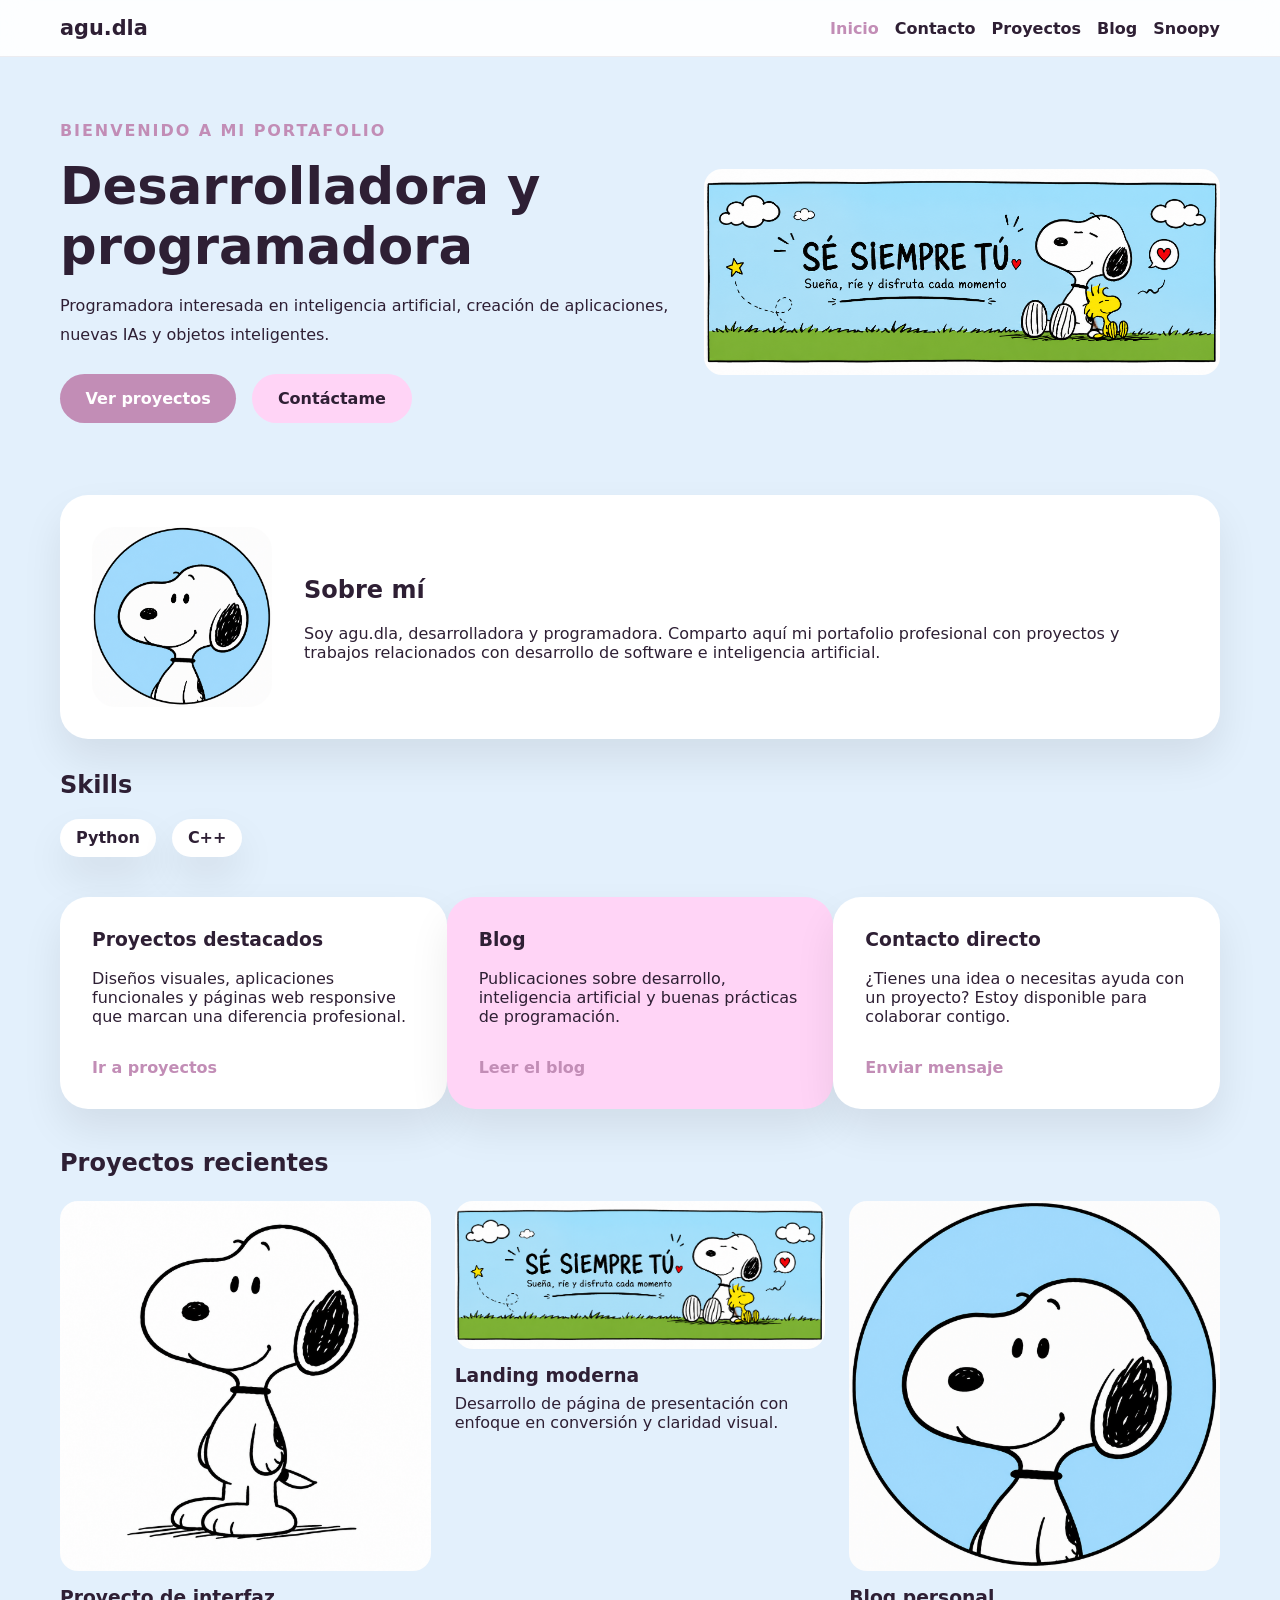
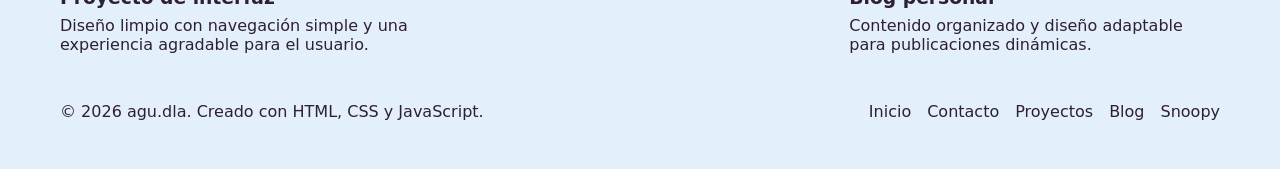
<file: index.html>
<!DOCTYPE html>
<html lang="es">
<head>
  <meta charset="UTF-8" />
  <meta name="viewport" content="width=device-width, initial-scale=1.0" />
  <title>Portafolio - Inicio</title>
  <link rel="stylesheet" href="assets/css/style.css" />
</head>
<body>
  <header class="site-header">
    <div class="container header-content">
      <a href="index.html" class="brand">agu.dla</a>
      <nav class="main-nav">
        <ul>
          <li><a href="index.html">Inicio</a></li>
          <li><a href="contact.html">Contacto</a></li>
          <li><a href="proyect.html">Proyectos</a></li>
          <li><a href="blog.html">Blog</a></li>
          <li><a href="snoopy.html">Snoopy</a></li>
        </ul>
      </nav>
    </div>
  </header>

  <main>
    <section class="hero-section">
      <div class="container hero-grid">
        <div>
          <span class="eyebrow">Bienvenido a mi portafolio</span>
          <h1>Desarrolladora y programadora</h1>
          <p>Programadora interesada en inteligencia artificial, creación de aplicaciones, nuevas IAs y objetos inteligentes.</p>
          <div class="hero-buttons">
            <a href="proyect.html" class="btn btn-primary">Ver proyectos</a>
            <a href="contact.html" class="btn btn-secondary">Contáctame</a>
          </div>
        </div>
        <div class="hero-image">
          <img src="assets/img/banner.png" alt="Banner de portafolio" />
        </div>
      </div>
    </section>

    <section class="intro-section container">
      <article class="intro-card">
        <img src="assets/img/profile.png" alt="Foto de perfil" />
        <div>
          <h2>Sobre mí</h2>
          <p>Soy agu.dla, desarrolladora y programadora. Comparto aquí mi portafolio profesional con proyectos y trabajos relacionados con desarrollo de software e inteligencia artificial.</p>
        </div>
      </article>

    </section>

    <section class="skills-section container">
      <h2>Skills</h2>
      <ul class="skills-list">
        <li>Python</li>
        <li>C++</li>
      </ul>
    </section>

    <section class="cards-section container">
      <div class="card">
        <h3>Proyectos destacados</h3>
        <p>Diseños visuales, aplicaciones funcionales y páginas web responsive que marcan una diferencia profesional.</p>
        <a href="proyect.html" class="link-inline">Ir a proyectos</a>
      </div>
      <div class="card card-secondary">
        <h3>Blog</h3>
        <p>Publicaciones sobre desarrollo, inteligencia artificial y buenas prácticas de programación.</p>
        <a href="blog.html" class="link-inline">Leer el blog</a>
      </div>
      <div class="card">
        <h3>Contacto directo</h3>
        <p>¿Tienes una idea o necesitas ayuda con un proyecto? Estoy disponible para colaborar contigo.</p>
        <a href="contact.html" class="link-inline">Enviar mensaje</a>
      </div>
    </section>

    <section class="featured-projects container">
      <h2>Proyectos recientes</h2>
      <div class="project-grid">
        <article class="project-card">
          <img src="assets/img/imagen.png" alt="Proyecto creativo" />
          <h3>Proyecto de interfaz</h3>
          <p>Diseño limpio con navegación simple y una experiencia agradable para el usuario.</p>
        </article>
        <article class="project-card">
          <img src="assets/img/banner.png" alt="Proyecto presentación" />
          <h3>Landing moderna</h3>
          <p>Desarrollo de página de presentación con enfoque en conversión y claridad visual.</p>
        </article>
        <article class="project-card">
          <img src="assets/img/profile.png" alt="Proyecto personal" />
          <h3>Blog personal</h3>
          <p>Contenido organizado y diseño adaptable para publicaciones dinámicas.</p>
        </article>
      </div>
    </section>
  </main>

  <footer class="site-footer">
    <div class="container footer-grid">
      <p>© 2026 agu.dla. Creado con HTML, CSS y JavaScript.</p>
      <nav class="footer-nav">
        <a href="index.html">Inicio</a>
        <a href="contact.html">Contacto</a>
        <a href="proyect.html">Proyectos</a>
        <a href="blog.html">Blog</a>
        <a href="snoopy.html">Snoopy</a>
      </nav>
    </div>
  </footer>

  <script src="assets/js/main.js"></script>
</body>
</html>
</file>
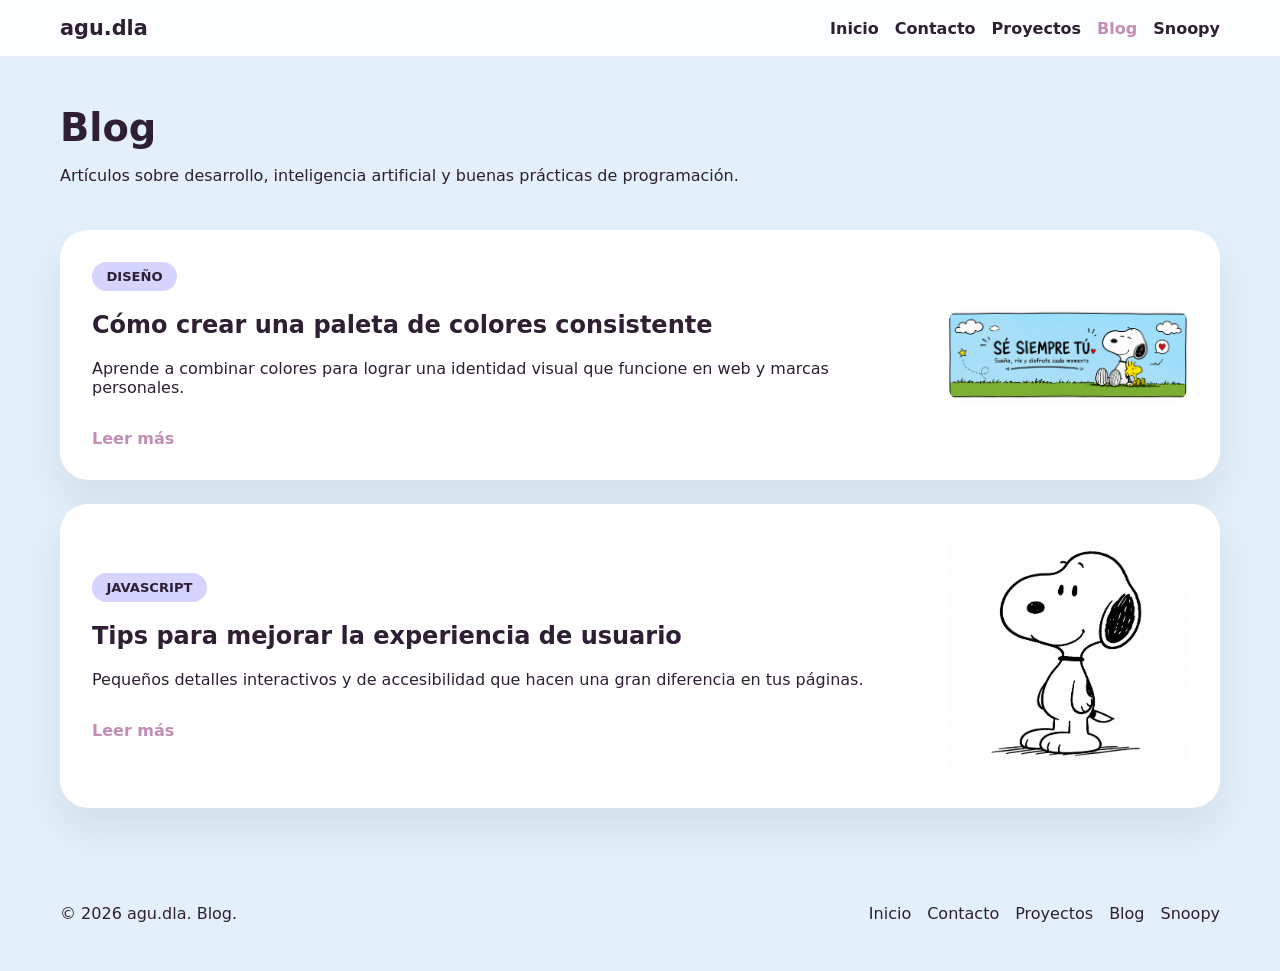
<file: blog.html>
<!DOCTYPE html>
<html lang="es">
<head>
  <meta charset="UTF-8" />
  <meta name="viewport" content="width=device-width, initial-scale=1.0" />
  <title>Portafolio - Blog</title>
  <link rel="stylesheet" href="assets/css/style.css" />
</head>
<body>
  <header class="site-header">
    <div class="container header-content">
      <a href="index.html" class="brand">agu.dla</a>
      <nav class="main-nav">
        <ul>
          <li><a href="index.html">Inicio</a></li>
          <li><a href="contact.html">Contacto</a></li>
          <li><a href="proyect.html">Proyectos</a></li>
          <li><a href="blog.html">Blog</a></li>
          <li><a href="snoopy.html">Snoopy</a></li>
        </ul>
      </nav>
    </div>
  </header>

  <main class="container page-content">
    <section class="page-header">
      <h1>Blog</h1>
      <p>Artículos sobre desarrollo, inteligencia artificial y buenas prácticas de programación.</p>
    </section>

    <section class="blog-cards">
      <article class="blog-card">
        <div>
          <span class="blog-tag">Diseño</span>
          <h2>Cómo crear una paleta de colores consistente</h2>
          <p>Aprende a combinar colores para lograr una identidad visual que funcione en web y marcas personales.</p>
          <a href="#" class="link-inline">Leer más</a>
        </div>
        <img src="assets/img/banner.png" alt="Artículo de paleta de colores" />
      </article>

      <article class="blog-card">
        <div>
          <span class="blog-tag">JavaScript</span>
          <h2>Tips para mejorar la experiencia de usuario</h2>
          <p>Pequeños detalles interactivos y de accesibilidad que hacen una gran diferencia en tus páginas.</p>
          <a href="#" class="link-inline">Leer más</a>
        </div>
        <img src="assets/img/imagen.png" alt="Artículo sobre UX" />
      </article>
    </section>
  </main>

  <footer class="site-footer">
    <div class="container footer-grid">
      <p>© 2026 agu.dla. Blog.</p>
      <nav class="footer-nav">
        <a href="index.html">Inicio</a>
        <a href="contact.html">Contacto</a>
        <a href="proyect.html">Proyectos</a>
        <a href="blog.html">Blog</a>
        <a href="snoopy.html">Snoopy</a>
      </nav>
    </div>
  </footer>

  <script src="assets/js/main.js"></script>
</body>
</html>
</file>
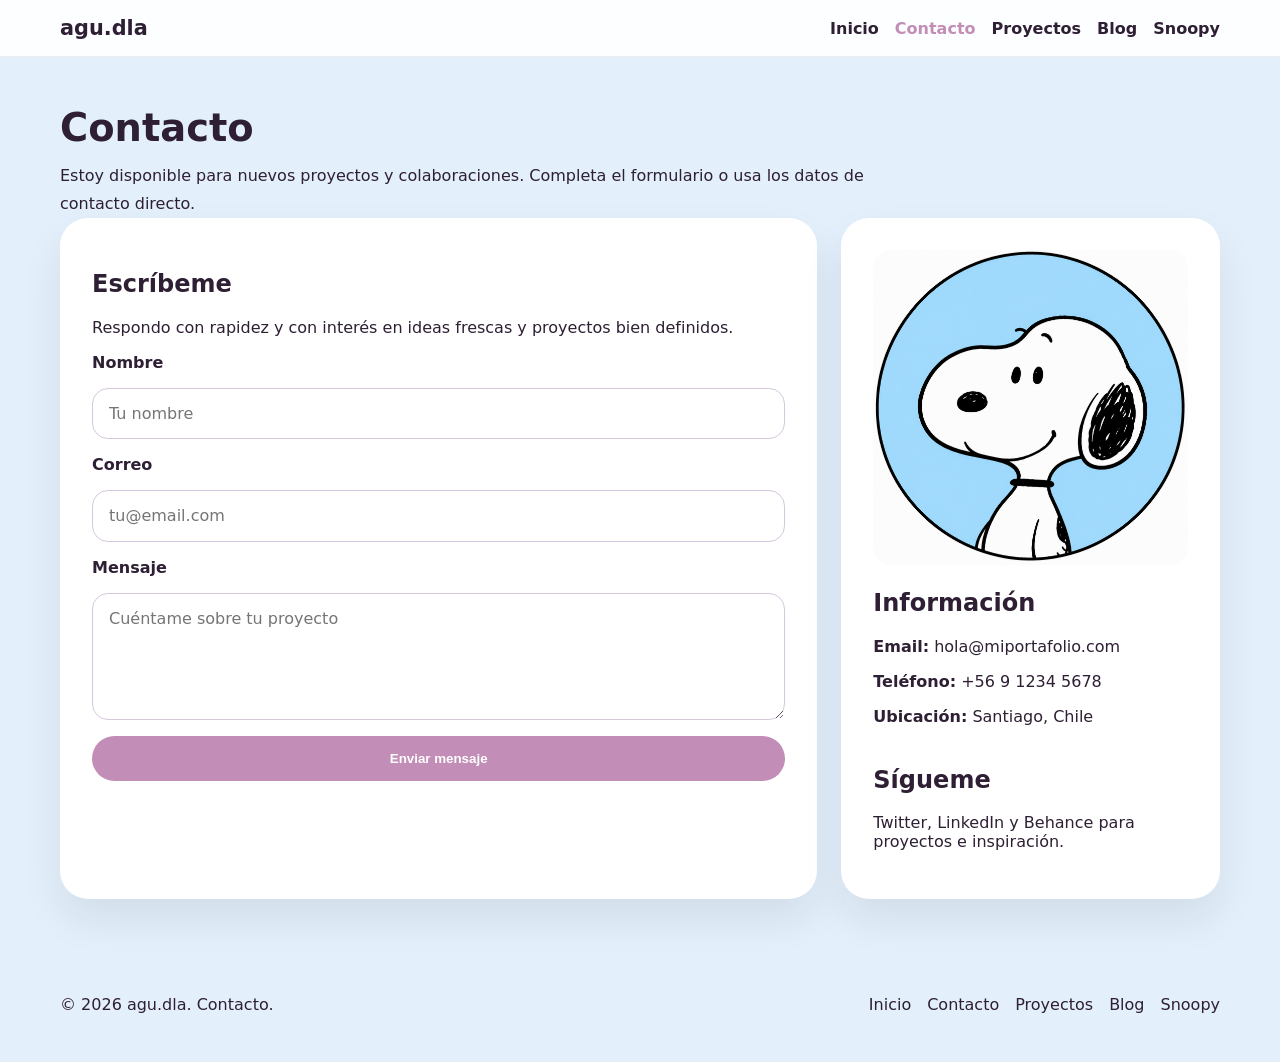
<file: contact.html>
<!DOCTYPE html>
<html lang="es">
<head>
  <meta charset="UTF-8" />
  <meta name="viewport" content="width=device-width, initial-scale=1.0" />
  <title>Portafolio - Contacto</title>
  <link rel="stylesheet" href="assets/css/style.css" />
</head>
<body>
  <header class="site-header">
    <div class="container header-content">
      <a href="index.html" class="brand">agu.dla</a>
      <nav class="main-nav">
        <ul>
          <li><a href="index.html">Inicio</a></li>
          <li><a href="contact.html">Contacto</a></li>
          <li><a href="proyect.html">Proyectos</a></li>
          <li><a href="blog.html">Blog</a></li>
          <li><a href="snoopy.html">Snoopy</a></li>
        </ul>
      </nav>
    </div>
  </header>

  <main class="container page-content">
    <section class="page-header">
      <h1>Contacto</h1>
      <p>Estoy disponible para nuevos proyectos y colaboraciones. Completa el formulario o usa los datos de contacto directo.</p>
    </section>

    <section class="contact-grid">
      <div class="contact-card">
        <h2>Escríbeme</h2>
        <p>Respondo con rapidez y con interés en ideas frescas y proyectos bien definidos.</p>
        <form id="contact-form" class="contact-form">
          <label for="name">Nombre</label>
          <input type="text" id="name" name="name" placeholder="Tu nombre" required />

          <label for="email">Correo</label>
          <input type="email" id="email" name="email" placeholder="tu@email.com" required />

          <label for="message">Mensaje</label>
          <textarea id="message" name="message" rows="5" placeholder="Cuéntame sobre tu proyecto" required></textarea>

          <button type="submit" class="btn btn-primary">Enviar mensaje</button>
          <p id="contact-response" class="form-response"></p>
        </form>
      </div>

      <aside class="contact-aside">
        <img src="assets/img/profile.png" alt="Contacto de portafolio" />
        <div class="info-block">
          <h2>Información</h2>
          <p><strong>Email:</strong> hola@miportafolio.com</p>
          <p><strong>Teléfono:</strong> +56 9 1234 5678</p>
          <p><strong>Ubicación:</strong> Santiago, Chile</p>
        </div>
        <div class="info-block">
          <h2>Sígueme</h2>
          <p>Twitter, LinkedIn y Behance para proyectos e inspiración.</p>
        </div>
      </aside>
    </section>
  </main>

  <footer class="site-footer">
    <div class="container footer-grid">
      <p>© 2026 agu.dla. Contacto.</p>
      <nav class="footer-nav">
        <a href="index.html">Inicio</a>
        <a href="contact.html">Contacto</a>
        <a href="proyect.html">Proyectos</a>
        <a href="blog.html">Blog</a>
        <a href="snoopy.html">Snoopy</a>
      </nav>
    </div>
  </footer>

  <script src="assets/js/main.js"></script>
</body>
</html>
</file>
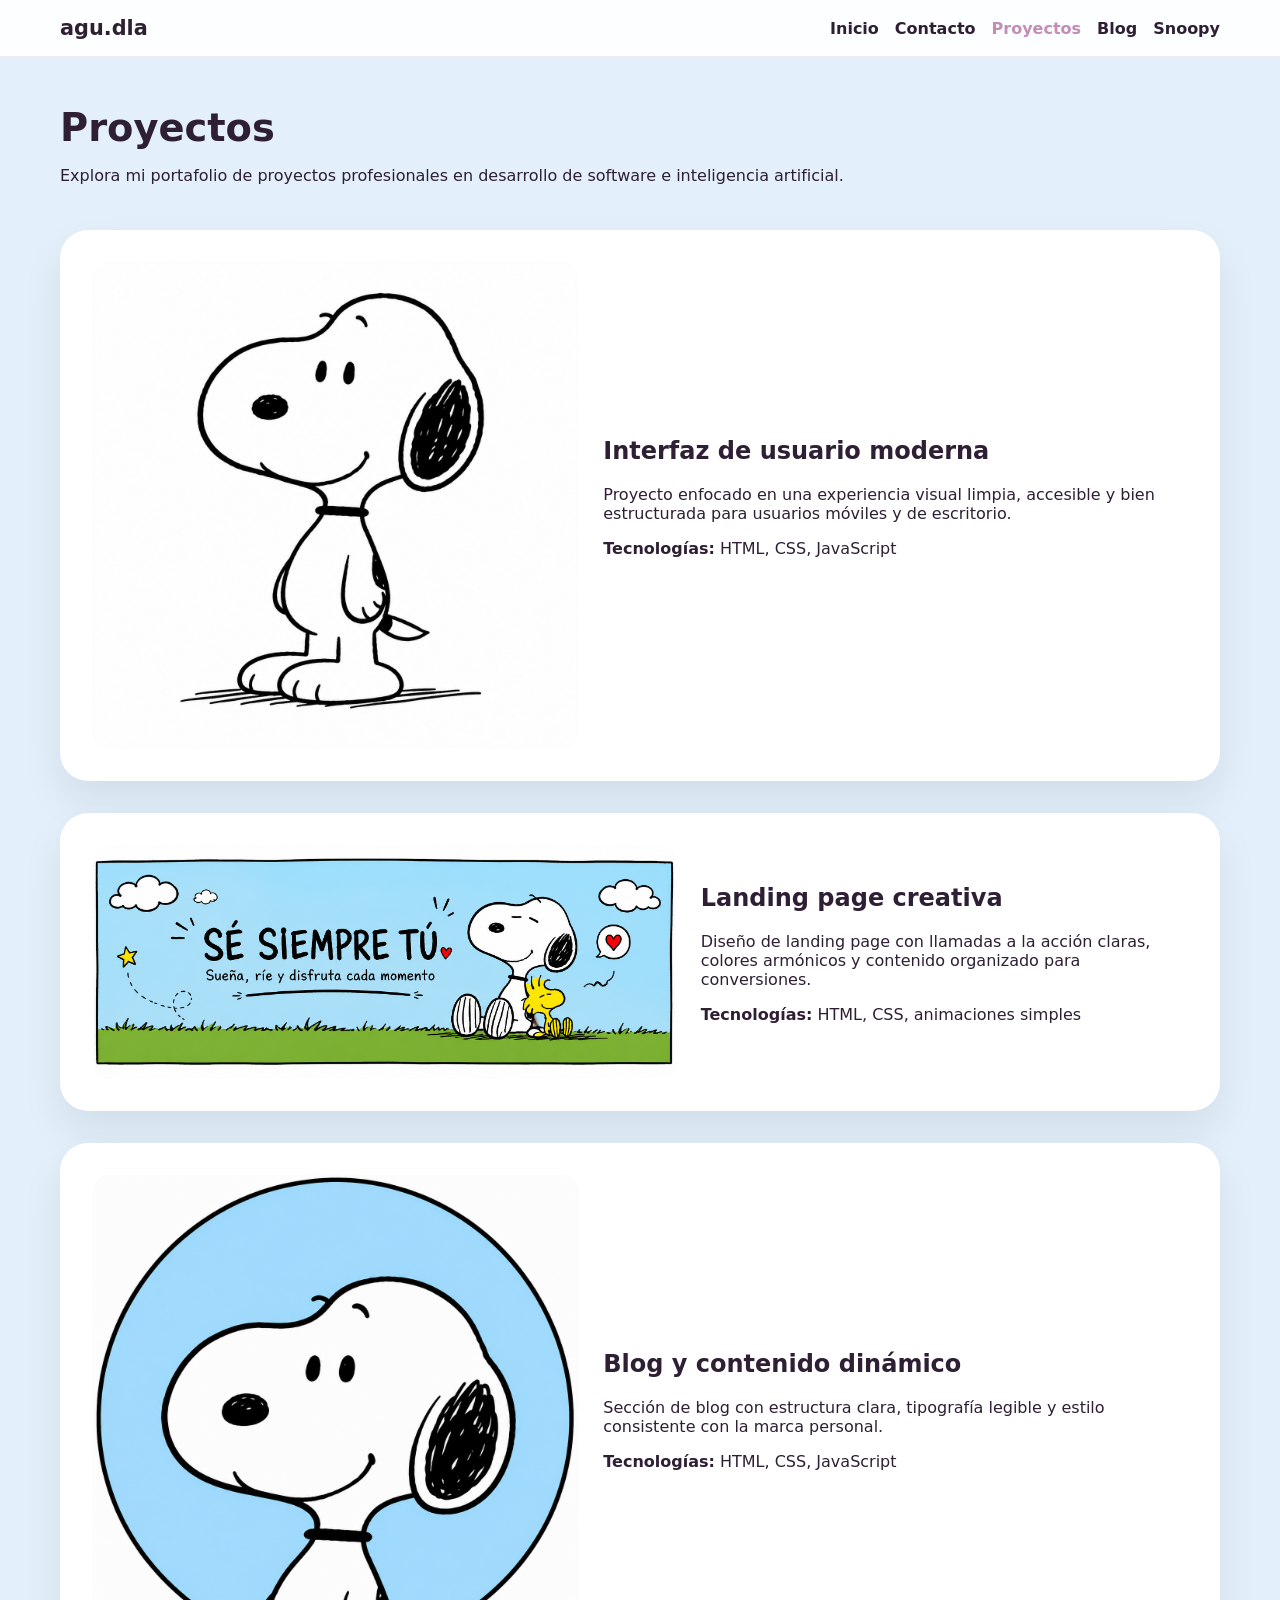
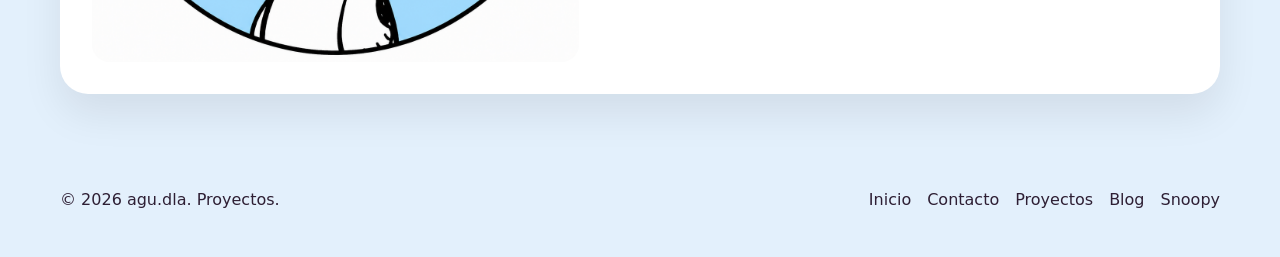
<file: proyect.html>
<!DOCTYPE html>
<html lang="es">
<head>
  <meta charset="UTF-8" />
  <meta name="viewport" content="width=device-width, initial-scale=1.0" />
  <title>Portafolio - Proyectos</title>
  <link rel="stylesheet" href="assets/css/style.css" />
</head>
<body>
  <header class="site-header">
    <div class="container header-content">
      <a href="index.html" class="brand">agu.dla</a>
      <nav class="main-nav">
        <ul>
          <li><a href="index.html">Inicio</a></li>
          <li><a href="contact.html">Contacto</a></li>
          <li><a href="proyect.html">Proyectos</a></li>
          <li><a href="blog.html">Blog</a></li>
          <li><a href="snoopy.html">Snoopy</a></li>
        </ul>
      </nav>
    </div>
  </header>

  <main class="container page-content">
    <section class="page-header">
      <h1>Proyectos</h1>
      <p>Explora mi portafolio de proyectos profesionales en desarrollo de software e inteligencia artificial.</p>
    </section>

    <section class="project-list">
      <article class="project-detail">
        <img src="assets/img/imagen.png" alt="Proyecto de interfaz" />
        <div>
          <h2>Interfaz de usuario moderna</h2>
          <p>Proyecto enfocado en una experiencia visual limpia, accesible y bien estructurada para usuarios móviles y de escritorio.</p>
          <p><strong>Tecnologías:</strong> HTML, CSS, JavaScript</p>
        </div>
      </article>

      <article class="project-detail reverse">
        <img src="assets/img/banner.png" alt="Proyecto de landing" />
        <div>
          <h2>Landing page creativa</h2>
          <p>Diseño de landing page con llamadas a la acción claras, colores armónicos y contenido organizado para conversiones.</p>
          <p><strong>Tecnologías:</strong> HTML, CSS, animaciones simples</p>
        </div>
      </article>

      <article class="project-detail">
        <img src="assets/img/profile.png" alt="Proyecto de blog" />
        <div>
          <h2>Blog y contenido dinámico</h2>
          <p>Sección de blog con estructura clara, tipografía legible y estilo consistente con la marca personal.</p>
          <p><strong>Tecnologías:</strong> HTML, CSS, JavaScript</p>
        </div>
      </article>
    </section>
  </main>

  <footer class="site-footer">
    <div class="container footer-grid">
      <p>© 2026 agu.dla. Proyectos.</p>
      <nav class="footer-nav">
        <a href="index.html">Inicio</a>
        <a href="contact.html">Contacto</a>
        <a href="proyect.html">Proyectos</a>
        <a href="blog.html">Blog</a>
        <a href="snoopy.html">Snoopy</a>
      </nav>
    </div>
  </footer>

  <script src="assets/js/main.js"></script>
</body>
</html>
</file>
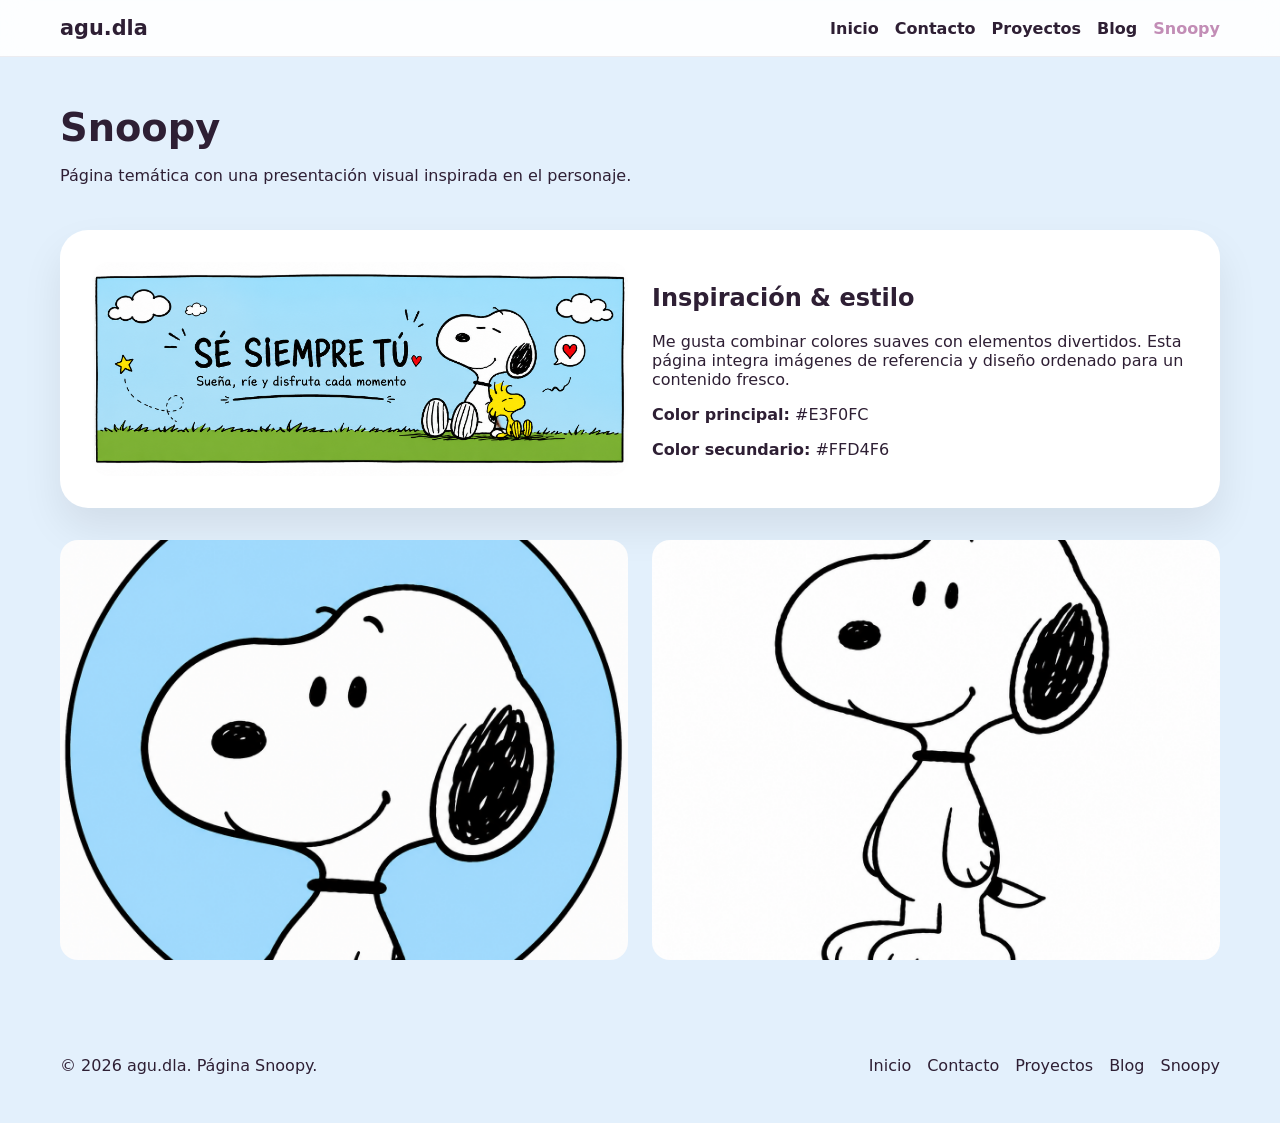
<file: snoopy.html>
<!DOCTYPE html>
<html lang="es">
<head>
  <meta charset="UTF-8" />
  <meta name="viewport" content="width=device-width, initial-scale=1.0" />
  <title>Portafolio - Snoopy</title>
  <link rel="stylesheet" href="assets/css/style.css" />
</head>
<body>
  <header class="site-header">
    <div class="container header-content">
      <a href="index.html" class="brand">agu.dla</a>
      <nav class="main-nav">
        <ul>
          <li><a href="index.html">Inicio</a></li>
          <li><a href="contact.html">Contacto</a></li>
          <li><a href="proyect.html">Proyectos</a></li>
          <li><a href="blog.html">Blog</a></li>
          <li><a href="snoopy.html">Snoopy</a></li>
        </ul>
      </nav>
    </div>
  </header>

  <main class="container page-content">
    <section class="page-header">
      <h1>Snoopy</h1>
      <p>Página temática con una presentación visual inspirada en el personaje.</p>
    </section>

    <section class="snoopy-content">
      <div class="snoopy-card">
        <img src="assets/img/banner.png" alt="Sección Snoopy creativa" />
        <div>
          <h2>Inspiración & estilo</h2>
          <p>Me gusta combinar colores suaves con elementos divertidos. Esta página integra imágenes de referencia y diseño ordenado para un contenido fresco.</p>
          <p><strong>Color principal:</strong> #E3F0FC</p>
          <p><strong>Color secundario:</strong> #FFD4F6</p>
        </div>
      </div>

      <div class="snoopy-frame">
        <img src="assets/img/profile.png" alt="Imagen temática Snoopy" />
        <img src="assets/img/imagen.png" alt="Diseño Snoopy" />
      </div>
    </section>
  </main>

  <footer class="site-footer">
    <div class="container footer-grid">
      <p>© 2026 agu.dla. Página Snoopy.</p>
      <nav class="footer-nav">
        <a href="index.html">Inicio</a>
        <a href="contact.html">Contacto</a>
        <a href="proyect.html">Proyectos</a>
        <a href="blog.html">Blog</a>
        <a href="snoopy.html">Snoopy</a>
      </nav>
    </div>
  </footer>

  <script src="assets/js/main.js"></script>
</body>
</html>
</file>
<file: assets/css/style.css>
:root {
  --color-principal: #E3F0FC;
  --color-secundario: #FFD4F6;
  --color-terciario: #C28DB6;
  --color-cuarto: #EDBBCC;
  --color-quinto: #D4D4FF;
  --text-dark: #2e1f34;
  --text-light: #4d3a4e;
  --bg: #ffffff;
  --shadow: 0 20px 40px rgba(0, 0, 0, 0.08);
}

* {
  box-sizing: border-box;
}

html {
  scroll-behavior: smooth;
}

body {
  margin: 0;
  font-family: Inter, system-ui, sans-serif;
  background: var(--color-principal);
  color: var(--text-dark);
}

img {
  width: 100%;
  display: block;
  border-radius: 18px;
}

.container {
  width: min(1160px, calc(100% - 2rem));
  margin: 0 auto;
}

.site-header {
  background: rgba(255, 255, 255, 0.9);
  position: sticky;
  top: 0;
  z-index: 20;
  backdrop-filter: blur(12px);
  border-bottom: 1px solid rgba(198, 196, 206, 0.3);
}

.header-content,
.footer-grid,
.hero-grid,
.contact-grid,
.project-list,
.snoopy-frame {
  display: grid;
  gap: 1.5rem;
}

.header-content {
  grid-template-columns: auto 1fr;
  align-items: center;
  padding: 1rem 0;
}

.brand {
  font-size: 1.3rem;
  font-weight: 700;
  color: var(--text-dark);
  text-decoration: none;
}

.main-nav ul {
  display: flex;
  flex-wrap: wrap;
  gap: 1rem;
  list-style: none;
  margin: 0;
  padding: 0;
  justify-content: flex-end;
}

.main-nav a {
  text-decoration: none;
  color: var(--text-dark);
  font-weight: 600;
}

.main-nav a.active-link {
  color: var(--color-terciario);
}

.main-nav a:hover,
.footer-nav a:hover,
.link-inline:hover {
  color: var(--color-terciario);
}

.hero-section {
  padding: 4rem 0 2rem;
}

.hero-grid {
  align-items: center;
  grid-template-columns: 1.2fr 1fr;
}

.eyebrow {
  display: inline-block;
  color: var(--color-terciario);
  font-weight: 700;
  text-transform: uppercase;
  letter-spacing: 0.12em;
  margin-bottom: 1rem;
}

.hero-section h1 {
  margin: 0 0 1rem;
  font-size: clamp(2.5rem, 4vw, 4rem);
}

.hero-section p {
  line-height: 1.8;
  margin-bottom: 1.5rem;
  max-width: 42rem;
}

.hero-buttons {
  display: flex;
  flex-wrap: wrap;
  gap: 1rem;
}

.btn {
  padding: 0.95rem 1.6rem;
  border: none;
  border-radius: 999px;
  font-weight: 700;
  cursor: pointer;
  text-decoration: none;
  display: inline-flex;
  align-items: center;
  justify-content: center;
}

.btn-primary {
  background: var(--color-terciario);
  color: #fff;
}

.btn-secondary {
  background: var(--color-secundario);
  color: var(--text-dark);
}

.page-content {
  padding: 3rem 0;
}

.page-header h1 {
  margin: 0 0 0.75rem;
  font-size: clamp(2rem, 3vw, 3rem);
}

.page-header p {
  margin: 0;
  max-width: 54rem;
  line-height: 1.75;
}

.intro-section,
.cards-section,
.featured-projects,
.project-list,
.blog-cards,
.snoopy-content {
  margin-top: 2.5rem;
}

.skills-section {
  margin-top: 2rem;
}

.skills-list {
  list-style: none;
  padding: 0;
  display: flex;
  gap: 1rem;
  flex-wrap: wrap;
}

.skills-list li {
  background: #fff;
  padding: 0.6rem 1rem;
  border-radius: 999px;
  box-shadow: var(--shadow);
  font-weight: 700;
}

.intro-card,
.card,
.contact-card,
.contact-aside,
.project-detail,
.blog-card,
.snoopy-card {
  background: #fff;
  border-radius: 28px;
  box-shadow: var(--shadow);
  padding: 2rem;
}

.intro-card {
  display: grid;
  grid-template-columns: 180px 1fr;
  gap: 2rem;
  align-items: center;
}

.intro-card img {
  border-radius: 24px;
  max-height: 220px;
  object-fit: cover;
}

.cards-section {
  grid-template-columns: repeat(3, 1fr);
}

.cards-section {
  display: grid;
}

.card-secondary {
  background: var(--color-secundario);
}

.card h3 {
  margin-top: 0;
}

.link-inline {
  display: inline-block;
  margin-top: 1rem;
  color: var(--color-terciario);
  text-decoration: none;
  font-weight: 700;
}

.featured-projects h2 {
  margin-bottom: 1.5rem;
}

.project-grid {
  display: grid;
  gap: 1.5rem;
  grid-template-columns: repeat(3, minmax(0, 1fr));
}

.project-card {
  overflow: hidden;
}

.project-card h3 {
  margin: 1rem 0 0.5rem;
}

.project-card p {
  margin: 0;
}

.contact-grid {
  grid-template-columns: 2fr 1fr;
}

.contact-card form {
  display: grid;
  gap: 1rem;
}

.contact-card label {
  font-weight: 700;
}

.contact-card input,
.contact-card textarea {
  width: 100%;
  border: 1px solid #d6c8dc;
  border-radius: 16px;
  padding: 0.95rem 1rem;
  font: inherit;
}

.contact-card textarea {
  resize: vertical;
}

.form-response {
  margin: 0;
  color: var(--text-dark);
  min-height: 1.5rem;
}

.contact-aside {
  display: flex;
  flex-direction: column;
  gap: 1.5rem;
}

.contact-aside img {
  max-height: 420px;
  object-fit: cover;
}

.info-block h2 {
  margin-top: 0;
}

.project-list {
  display: grid;
  gap: 2rem;
}

.project-detail {
  display: grid;
  grid-template-columns: 1fr 1.2fr;
  align-items: center;
  gap: 1.5rem;
}

.project-detail.reverse {
  grid-template-columns: 1.2fr 1fr;
}

.project-detail h2 {
  margin-top: 0;
}

.blog-cards {
  display: grid;
  gap: 1.5rem;
}

.blog-card {
  display: grid;
  grid-template-columns: 1fr 240px;
  gap: 1.5rem;
  align-items: center;
}

.blog-tag {
  display: inline-block;
  padding: 0.45rem 0.9rem;
  border-radius: 999px;
  background: var(--color-quinto);
  color: var(--text-dark);
  font-size: 0.82rem;
  font-weight: 700;
  text-transform: uppercase;
}

.snoopy-content {
  display: grid;
  gap: 2rem;
}

.snoopy-card {
  display: grid;
  grid-template-columns: 1fr 1fr;
  gap: 1.5rem;
  align-items: center;
}

.snoopy-frame {
  grid-template-columns: repeat(2, 1fr);
}

.snoopy-frame img {
  height: 100%;
  max-height: 420px;
  object-fit: cover;
}

.site-footer {
  padding: 2rem 0;
}

.footer-grid {
  grid-template-columns: 1fr auto;
  align-items: center;
}

.footer-nav {
  display: flex;
  flex-wrap: wrap;
  gap: 1rem;
}

.footer-nav a {
  color: var(--text-dark);
  text-decoration: none;
}

@media (max-width: 900px) {
  .hero-grid,
  .project-detail,
  .project-detail.reverse,
  .blog-card,
  .snoopy-card,
  .footer-grid,
  .header-content,
  .contact-grid {
    grid-template-columns: 1fr;
  }

  .main-nav ul {
    justify-content: center;
  }

  .header-content {
    text-align: center;
  }
}

@media (max-width: 640px) {
  .send-button,
  .hero-buttons {
    flex-direction: column;
  }

  .cards-section,
  .project-grid,
  .blog-cards,
  .snoopy-frame {
    grid-template-columns: 1fr;
  }

  .contact-card,
  .contact-aside,
  .intro-card {
    padding: 1.4rem;
  }
}
</file>
